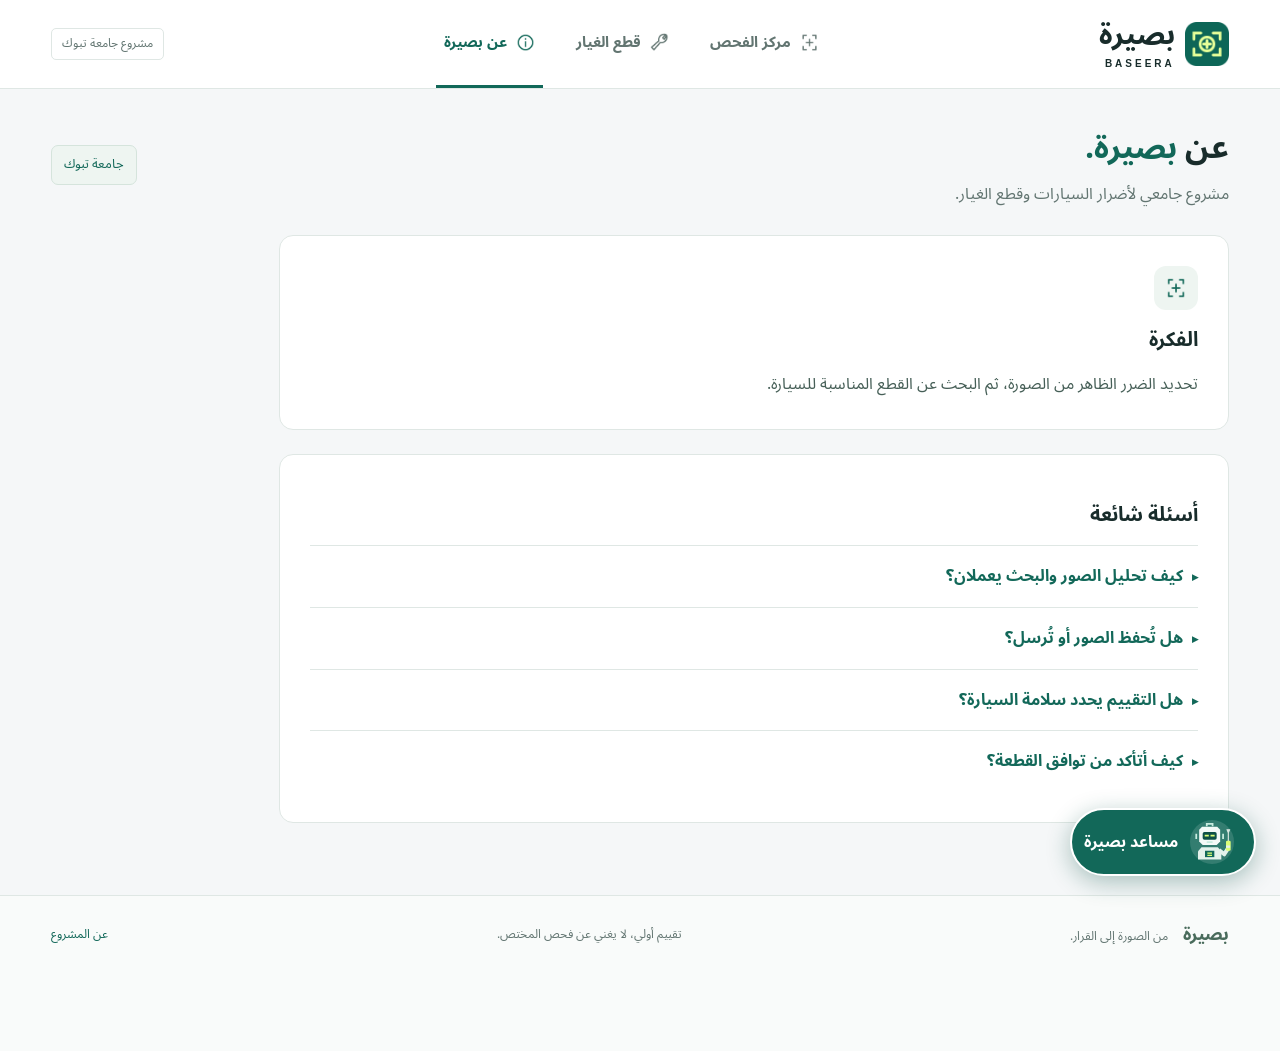
<file: about.html>
<!DOCTYPE html>
<html lang="ar" dir="rtl">
<head>
  <!-- ترميز العربية، عرض الجوال، عنوان الصفحة والتنسيق -->
  <meta charset="UTF-8">
  <meta name="viewport" content="width=device-width, initial-scale=1">
  <title>عن المشروع | بصيرة</title>
  <link rel="stylesheet" href="assets/style.css">
</head>
<body>
  <!-- الهيدر: الشعار وروابط الصفحات -->
  <div class="header">
    <div class="container header-row">
      <a class="logo" href="index.html">
        <img src="assets/images/logo.png" alt="">
        <span><b>بصيرة</b><span lang="en" class="logo-english">BASEERA</span></span>
      </a>
      <div class="menu">
        <a href="index.html" >
          <img class="icon" src="assets/images/inspection.png" alt="">
          <span>مركز الفحص</span>
        </a>
        <a href="parts.html" >
          <img class="icon" src="assets/images/parts.png" alt="">
          <span>قطع الغيار</span>
        </a>
        <a href="about.html" class="active">
          <img class="icon" src="assets/images/about-green.png" alt="">
          <span>عن بصيرة</span>
        </a>
      </div>
      <span class="university">مشروع جامعة تبوك</span>
    </div>
  </div>

  <div class="container main">
    <!-- عنوان الصفحة والوصف -->
    <div class="page-heading">
      <div>
        <h1>عن <span>بصيرة.</span></h1>
        <p class="page-description">مشروع جامعي لأضرار السيارات وقطع الغيار.</p>
      </div>
      <span class="info-badge">جامعة تبوك</span>
    </div>
    <!-- فكرة المشروع -->
    <div class="box about-box">
      <span class="icon-box"> <img class="icon" src="assets/images/inspection-green.png" alt=""> </span>
      <h2>الفكرة</h2>
      <p>تحديد الضرر الظاهر من الصورة، ثم البحث عن القطع المناسبة للسيارة.</p>
    </div>
    <!-- أسئلة شائعة: اضغط السؤال لفتح الإجابة -->
    <div class="box about-box">
      <h2>أسئلة شائعة</h2>
      <details class="question">
        <summary class="question-title">كيف تحليل الصور والبحث يعملان؟</summary>
        <p></p>
      </details>
      <details class="question">
        <summary class="question-title">هل تُحفظ الصور أو تُرسل؟</summary>
        <p>لا.</p>
      </details>
      <details class="question">
        <summary class="question-title">هل التقييم يحدد سلامة السيارة؟</summary>
        <p>لا, تحديد سلامة السيارة يحتاج فحصًا لدى مختص.</p>
      </details>
      <details class="question">
        <summary class="question-title">كيف أتأكد من توافق القطعة؟</summary>
        <p>راجع رقم القطعة والطراز والسنة مع البائع قبل الشراء.</p>
      </details>
    </div>
  </div>

  <!-- الفوتر والمساعد -->
  <div class="footer">
    <div class="container footer-row">
      <p><b>بصيرة</b> <span>من الصورة إلى القرار.</span></p>
      <p>تقييم أولي، لا يغني عن فحص المختص.</p>
      <a href="about.html">عن المشروع</a>
    </div>
  </div>

  <!-- details وsummary يفتحان المساعد ويغلقانه دون كود إضافي -->
  <details class="chat">
    <summary class="chat-button" aria-label="فتح أو إغلاق مساعد بصيرة">
      <span class="chat-symbol"><img src="assets/images/robot.svg" alt=""></span>
      <span class="chat-open-label">مساعد بصيرة</span>
      <span class="chat-close-label">إغلاق المحادثة</span>
    </summary>
    <!-- الخدمة الخارجية تفهم الرسالة؛ الموقع يعرض الرد فقط. -->
    <div class="chat-window">
      <div class="chat-heading">
        <span class="chat-symbol"><img src="assets/images/robot.svg" alt=""></span>
        <div>
          <h2>مساعد بصيرة <span class="ai-label" lang="en">AI</span></h2>
          <p>مساعدك في البحث عن قطع الغيار</p>
        </div>
        <button id="chat-reset" class="chat-reset" type="button">محادثة جديدة</button>
      </div>
      <div class="chat-body" id="chat-messages" role="log" aria-live="polite" aria-label="رسائل المحادثة">
        <p class="chat-message chat-assistant">حياك في بصيرة. وش القطعة اللي تبحث عنها؟</p>
      </div>
      <p id="chat-loading" class="loading" role="status">جاري معالجة طلبك، انتظر رد المساعد…</p>
      <form id="chat-form" hx-post="/search/chat" hx-target="#chat-messages"
            hx-swap="beforeend scroll:#chat-messages:bottom" hx-indicator="#chat-loading"
            hx-disabled-elt="find button, find textarea, #chat-reset">
        <label class="message-label" for="chat-message">رسالتك للمساعد</label>
        <div class="chat-input">
          <textarea id="chat-message" name="message" rows="2" maxlength="2000" required placeholder="اكتب رسالتك هنا…"></textarea>
          <button class="send-button" type="submit">إرسال</button>
        </div>
      </form>
      <p class="chat-note"><a href="parts.html">البحث عن قطع الغيار</a></p>
    </div>
  </details>

  <!-- مكتبة الطلبات، ثم الكود الصغير الذي يعرض رسالة المستخدم -->
  <script src="assets/vendor/htmx.min.js"></script>
  <script src="assets/chat.js"></script>
</body>
</html>
</file>
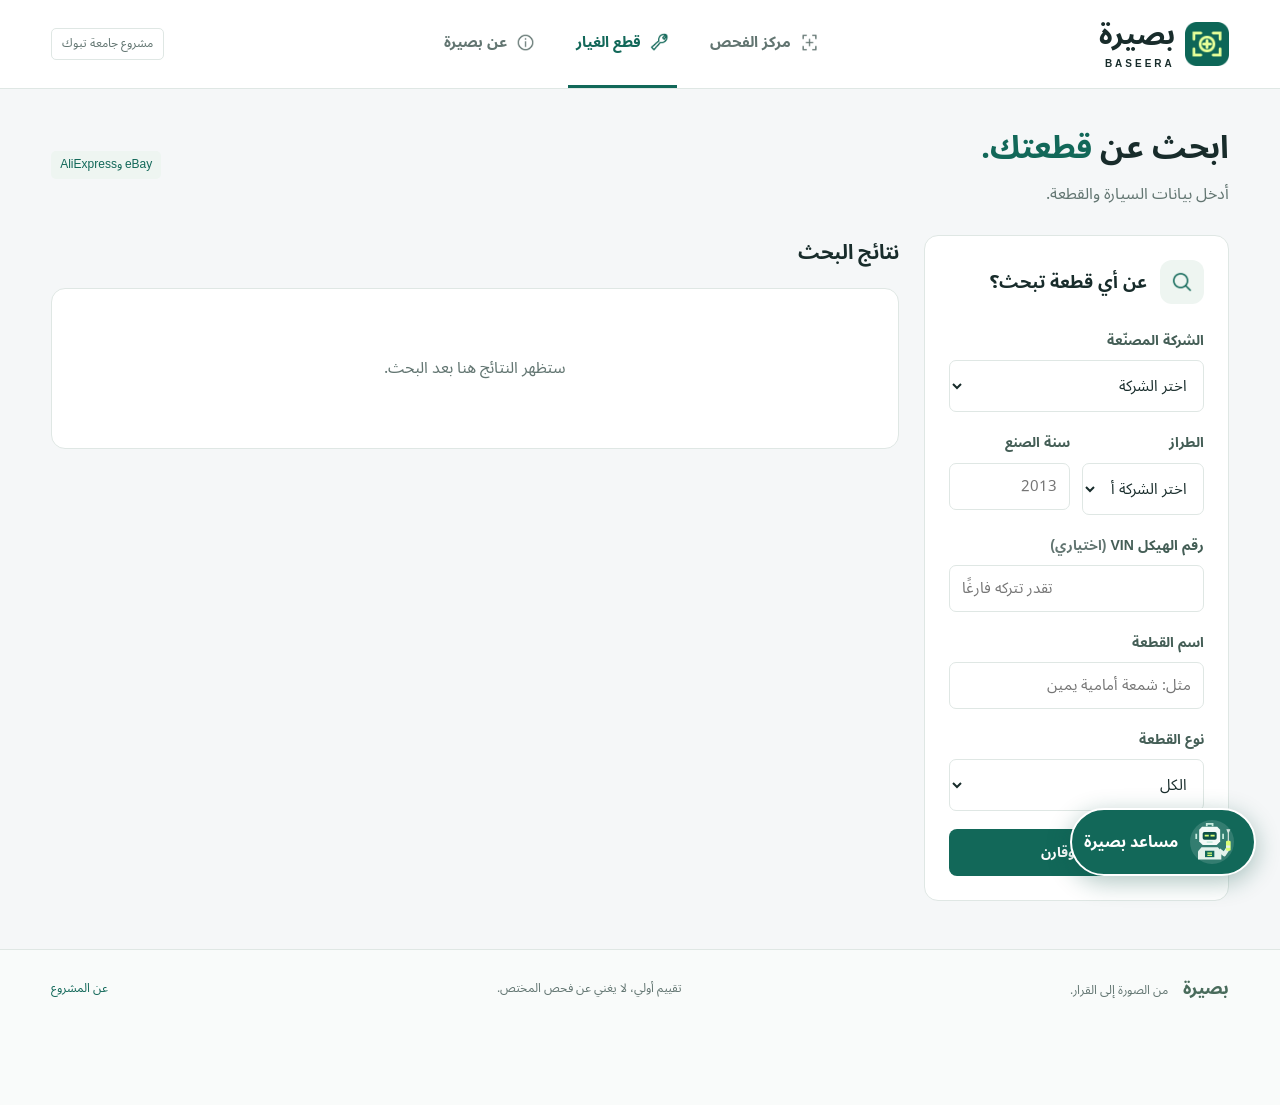
<file: parts.html>
<!DOCTYPE html>
<html lang="ar" dir="rtl">
<head>
  <!-- ترميز العربية، عرض الجوال، عنوان الصفحة والتنسيق -->
  <meta charset="UTF-8">
  <meta name="viewport" content="width=device-width, initial-scale=1">
  <title>قطع الغيار | بصيرة</title>
  <link rel="stylesheet" href="assets/style.css">
</head>
<body>
  <!-- الهيدر: الشعار وروابط الصفحات -->
  <div class="header">
    <div class="container header-row">
      <a class="logo" href="index.html">
        <img src="assets/images/logo.png" alt="">
        <span><b>بصيرة</b><span lang="en" class="logo-english">BASEERA</span></span>
      </a>
      <div class="menu">
        <a href="index.html" >
          <img class="icon" src="assets/images/inspection.png" alt="">
          <span>مركز الفحص</span>
        </a>
        <a href="parts.html" class="active">
          <img class="icon" src="assets/images/parts-green.png" alt="">
          <span>قطع الغيار</span>
        </a>
        <a href="about.html" >
          <img class="icon" src="assets/images/about.png" alt="">
          <span>عن بصيرة</span>
        </a>
      </div>
      <span class="university">مشروع جامعة تبوك</span>
    </div>
  </div>

  <div class="container main">
    <!-- عنوان الصفحة والوصف -->
    <div class="page-heading">
      <div>
        <h1>ابحث عن <span>قطعتك.</span></h1>
        <p class="page-description">أدخل بيانات السيارة والقطعة.</p>
      </div>
      <span class="badge">eBay وAliExpress</span>
    </div>
    <div class="parts-layout">
      <!-- نموذج البحث: name هو اسم المعلومة المرسلة إلى Python -->
      <form class="box search-form" id="search-form" method="post" action="/search/products"
            hx-post="/search/products" hx-target="#search-results"
            hx-indicator="#parts-loading" hx-disabled-elt="find button">
        <div class="section-heading">
          <span class="icon-box"> <img class="icon" src="assets/images/search.png" alt=""> </span>
          <h2>عن أي قطعة تبحث؟</h2>
        </div>
        <div class="field">
          <label for="car-make">الشركة المصنّعة</label>
          <select id="car-make" name="make" required hx-get="/models" hx-target="#car-model"
                  hx-disabled-elt="#car-make, #car-model, #search-form button">
            <option value="">اختر الشركة</option>
            <option value="Toyota">تويوتا · Toyota</option>
            <option value="Hyundai">هيونداي · Hyundai</option>
            <option value="Kia">كيا · Kia</option>
            <option value="Nissan">نيسان · Nissan</option>
            <option value="Ford">فورد · Ford</option>
            <option value="GMC">جمس · GMC</option>
          </select>
        </div>
        <div class="field-row">
          <div class="field">
            <label for="car-model">الطراز</label>
            <select id="car-model" name="model" required>
              <option value="">اختر الشركة أول  </option>
            </select>
          </div>
          <div class="field">
            <label for="car-year">سنة الصنع</label>
            <input id="car-year" name="year" type="number" min="1970" placeholder="2013" required>
          </div>
        </div>
        <div class="field">
          <label for="car-vin">رقم الهيكل VIN <span class="gray-text">(اختياري)</span></label>
          <input id="car-vin" name="vin" dir="ltr" placeholder="تقدر تتركه فارغًا">
        </div>
        <div class="field">
          <label for="part-name">اسم القطعة</label>
          <input id="part-name" name="partName" placeholder="مثل: شمعة أمامية يمين" required>
        </div>
        <div class="field">
          <label for="part-type">نوع القطعة</label>
          <select id="part-type" name="partType">
            <option value="any">الكل</option>
            <option value="original">أصلي</option>
            <option value="aftermarket">تجاري</option>
          </select>
        </div>
        <button class="button" type="submit">ابحث وقارن</button>
        <p class="loading" id="parts-loading" role="status">جاري البحث عن القطع…</p>
      </form>
      <!-- نتائج البحث القادمة من خدمة n8n -->
      <div class="results">
        <h2 class="results-heading">نتائج البحث</h2>
        <div id="search-results" aria-live="polite">
          <div class="box empty-results">ستظهر النتائج هنا بعد البحث.</div>
        </div>
      </div>
    </div>
  </div>

  <!-- الفوتر والمساعد -->
  <div class="footer">
    <div class="container footer-row">
      <p><b>بصيرة</b> <span>من الصورة إلى القرار.</span></p>
      <p>تقييم أولي، لا يغني عن فحص المختص.</p>
      <a href="about.html">عن المشروع</a>
    </div>
  </div>

  <!-- details وsummary يفتحان المساعد ويغلقانه دون كود إضافي -->
  <details class="chat">
    <summary class="chat-button" aria-label="فتح أو إغلاق مساعد بصيرة">
      <span class="chat-symbol"><img src="assets/images/robot.svg" alt=""></span>
      <span class="chat-open-label">مساعد بصيرة</span>
      <span class="chat-close-label">إغلاق المحادثة</span>
    </summary>
    <!-- الخدمة الخارجية تفهم الرسالة؛ الموقع يعرض الرد فقط. -->
    <div class="chat-window">
      <div class="chat-heading">
        <span class="chat-symbol"><img src="assets/images/robot.svg" alt=""></span>
        <div>
          <h2>مساعد بصيرة <span class="ai-label" lang="en">AI</span></h2>
          <p>مساعدك في البحث عن قطع الغيار</p>
        </div>
        <button id="chat-reset" class="chat-reset" type="button">محادثة جديدة</button>
      </div>
      <div class="chat-body" id="chat-messages" role="log" aria-live="polite" aria-label="رسائل المحادثة">
        <p class="chat-message chat-assistant">حياك في بصيرة. وش القطعة اللي تبحث عنها؟</p>
      </div>
      <p id="chat-loading" class="loading" role="status">جاري معالجة طلبك، انتظر رد المساعد…</p>
      <form id="chat-form" hx-post="/search/chat" hx-target="#chat-messages"
            hx-swap="beforeend scroll:#chat-messages:bottom" hx-indicator="#chat-loading"
            hx-disabled-elt="find button, find textarea, #chat-reset">
        <label class="message-label" for="chat-message">رسالتك للمساعد</label>
        <div class="chat-input">
          <textarea id="chat-message" name="message" rows="2" maxlength="2000" required placeholder="اكتب رسالتك هنا…"></textarea>
          <button class="send-button" type="submit">إرسال</button>
        </div>
      </form>
      <p class="chat-note"><a href="parts.html">البحث عن قطع الغيار</a></p>
    </div>
  </details>

  <!-- مكتبة الطلبات، ثم الكود الصغير الذي يعرض رسالة المستخدم -->
  <script src="assets/vendor/htmx.min.js"></script>
  <script src="assets/chat.js"></script>
</body>
</html>
</file>
<file: assets/style.css>
/* الخطوط المحلية: العادي والعريض */
@font-face {
  font-family: "Baseera";
  src: url("fonts/arabic-regular.ttf") format("truetype");
  font-weight: 400;
  font-display: swap;
}
@font-face {
  font-family: "Baseera";
  src: url("fonts/arabic-bold.ttf") format("truetype");
  font-weight: 700;
  font-display: swap;
}
/* تنسيق عام مشترك بين الصفحات */
* { box-sizing: border-box; }
body {
  margin: 0;
  color: #182c2b;
  background: #f5f7f8;
  font-family: "Baseera", Tahoma, Arial, sans-serif;
  line-height: 1.8;
}
button, input, select, textarea { font: inherit; }
a {
  color: #126859;
  text-decoration: none;
}
a:hover { text-decoration: underline; }
button, .question-title, .chat-button { cursor: pointer; }
button:disabled { cursor: not-allowed; }
h1, h2, h3, p { margin: 0; }
h2 { font-size: 20px; }
h3 { font-size: 16px; }
img { max-width: 100%; }
.icon {
  width: 22px;
  height: 22px;
  flex-shrink: 0;
}
.container {
  width: 92%;
  margin: auto;
  max-width: 1280px;
}
.main {
  min-height: 80vh;
  padding: 32px 0 48px;
}
.gray-text { color: #627571; }
.small-text { font-size: 14px; }
a:focus, button:focus, input:focus, select:focus, textarea:focus, summary:focus {
  outline: 3px solid #409984;
  outline-offset: 4px;
}
/* عنوان الصفحة والشارات */
.page-heading {
  display: flex;
  align-items: center;
  justify-content: space-between;
  gap: 24px;
  margin-bottom: 26px;
}
h1 {
  font-size: 32px;
  line-height: 1.7;
}
h1 span { color: #126859; }
.page-description {
  margin-top: 5px;
  color: #627571;
}
.info-badge {
  padding: 7px 12px;
  border: 1px solid #d5e4dc;
  border-radius: 7px;
  background: #eef5f1;
  color: #126859;
  font-size: 13px;
  white-space: nowrap;
}
.badge {
  display: inline-block;
  font-size: 12px;
  font-weight: 400;
  background: #eef5f1;
  color: #126859;
  padding: 3px 9px;
  border-radius: 5px;
}

/* الصناديق والحقول والأزرار المشتركة */
.box {
  background: #ffffff;
  border: 1px solid #dfe7e4;
  border-radius: 14px;
}
.icon-box {
  width: 44px;
  height: 44px;
  flex-shrink: 0;
  border-radius: 12px;
  background: #eef5f1;
}
.section-heading {
  display: flex;
  align-items: center;
  gap: 13px;
  margin-bottom: 24px;
}
.section-heading h2 { font-size: 18px; }

.field {
  min-width: 0;
  margin-bottom: 18px;
}
.field label {
  display: block;
  font-size: 14px;
  font-weight: 700;
  margin-bottom: 7px;
  color: #445e56;
}
.field input, .field select, .field textarea {
  width: 100%;
  min-height: 47px;
  padding: 8px 12px;
  border: 1px solid #dfe7e4;
  border-radius: 7px;
  color: #182c2b;
  background: white;
  font-size: 15px;
}
.field textarea { resize: vertical; }
/* flex يضع الحقول بجانب بعض، و gap يحدد المسافة بينها. */
.field-row {
  display: flex;
  gap: 12px;
}
.field-row .field { flex: 1; }
.note {
  color: #627571;
  font-size: 13px;
  line-height: 1.9;
  margin-top: 12px;
}
.button {
  width: 100%;
  background: #126859;
  color: white;
  display: inline-flex;
  align-items: center;
  justify-content: center;
  gap: 9px;
  min-height: 46px;
  padding: 10px 19px;
  border: 1px solid transparent;
  border-radius: 8px;
  font-size: 14px;
  font-weight: 700;
  text-align: center;
}
.button:hover { text-decoration: none; }
.button:disabled {
  background: #688d83;
  color: white;
}
.result-message { margin-bottom: 14px; color: #126859; }
/* HTMX يظهر رسالة الانتظار أثناء الطلب. */
.loading {
  display: none;
  margin: 12px 0 0;
  padding: 12px;
  color: #126859;
  background: #eef5f1;
  border: 1px solid #cbded4;
  border-radius: 8px;
  font-size: 14px;
  font-weight: bold;
  text-align: center;
}
.loading.htmx-request { display: block; }

/* ترتيب أعمدة الفحص وقطع الغيار */
.inspection-layout, .parts-layout { display: flex; align-items: flex-start; }
.car-form, .search-form { padding: 24px; flex-shrink: 0; }
.inspection-content, .results { min-width: 0; flex: 1; }
/* ترتيب عناصر الهيدر والفوتر */
.header-row, .footer-row {
  display: flex;
  align-items: center;
  justify-content: space-between;
}
/* توسيط الصور داخل صناديقها */
.icon-box, .upload-icon, .chat-symbol, .product-photo {
  display: flex;
  align-items: center;
  justify-content: center;
}

/* الهيدر: الشعار والقائمة */
.header {
  background: #ffffff;
  border-bottom: 1px solid #dfe7e4;
}
.header-row { min-height: 88px; gap: 30px; }
.logo {
  display: flex;
  align-items: center;
  gap: 10px;
  color: #182c2b;
}
.logo:hover { text-decoration: none; }
.logo img {
  width: 44px;
  height: 44px;
}
.logo > span {
  display: flex;
  line-height: 1.2;
  flex-direction: column;
}
.logo b { font-size: 29px; }
.logo-english {
  font-family: Arial, sans-serif;
  font-size: 10px;
  font-weight: 700;
  letter-spacing: 3px;
  margin-top: 6px;
}
.menu {
  display: flex;
  gap: 25px;
}
.menu a {
  display: flex;
  align-items: center;
  gap: 9px;
  min-height: 88px;
  padding: 0 8px;
  color: #627571;
  border-bottom: 3px solid transparent;
  font-size: 15px;
  font-weight: 700;
}
.menu a:hover {
  color: #126859;
  text-decoration: none;
}
.menu a.active {
  color: #126859;
  border-bottom-color: #126859;
}
.menu .icon {
  width: 19px;
  height: 19px;
}
.university {
  color: #627571;
  border: 1px solid #dfe7e4;
  padding: 4px 10px;
  border-radius: 5px;
  font-size: 12px;
  white-space: nowrap;
}
/* الفوتر: أسفل كل صفحة */
.footer {
  border-top: 1px solid #dfe7e4;
  background: #f9fbfa;
  color: #627571;
  padding: 22px 0 100px;
  font-size: 12px;
}
.footer-row {
  gap: 20px;
}
.footer-row b {
  font-size: 18px;
  color: #496b5b;
  margin-left: 12px;
}

/* بيانات السيارة والصورة في صفحة واحدة. */
.inspection-layout { gap: 24px; }
.car-form { width: 320px; }
.car-form .field:last-child { margin-bottom: 0; }

.upload-box { padding: 24px; }
.upload-area {
  border: 2px dashed #b7cec5;
  border-radius: 13px;
  background: #f6fbf8;
  padding: 20px;
  text-align: center;
}
.upload-label {
  display: flex;
  flex-direction: column;
  align-items: center;
  cursor: pointer;
  padding: 4px 0 12px;
}
.upload-icon {
  width: 64px;
  height: 64px;
  margin-bottom: 12px;
  border-radius: 18px;
  background: #e4f1eb;
}
.upload-icon .icon { width: 32px; height: 32px; }
.upload-label b { font-size: 20px; }
.file-types { margin-top: 5px; color: #627571; font: 12px Arial, sans-serif; }
.file-input {
  display: block;
  width: 100%;
  max-width: 430px;
  margin: 7px auto 0;
  padding: 6px;
  border: 1px solid #cbded4;
  border-radius: 8px;
  background: white;
  color: #4a665c;
  font-size: 13px;
}
.analyze-button { display: flex; margin-top: 18px; }
/* شدة الضرر والقطع تظهران أسفل الصورة، دون صفحة تقرير منفصلة. */
.damage-result { margin-top: 20px; padding: 24px; }
.damage-result .section-heading { margin-bottom: 18px; }
.damage-image { display: block; width: 100%; max-height: 480px; object-fit: contain; border-radius: 10px; background: #eef5f1; }
.damage-level { margin-top: 16px; padding: 12px; border-radius: 8px; background: #eef5f1; color: #126859; }
.damage-table { overflow-x: auto; margin-top: 12px; }
.damage-table table { width: 100%; border-collapse: collapse; font-size: 14px; }
.damage-table th, .damage-table td { padding: 10px 8px; text-align: right; border-bottom: 1px solid #dfe7e4; }
.damage-table th { color: #627571; }
.damage-table input { accent-color: #126859; }
#all-parts-form { margin-top: 24px; }
.part-results { margin-top: 24px; padding: 24px; }
.part-results h2 { margin-bottom: 16px; }
.retry-button { margin-top: 16px; padding: 8px 16px; border: 1px solid #cbded4; border-radius: 8px; background: #eef5f1; color: #126859; }
.connection-error { margin-top: 12px; color: #a63131; font-size: 14px; }

/* صفحة قطع الغيار: النموذج والنتائج */
.parts-layout {
  gap: 25px;
}
.search-form {
  width: 305px;
}

.results-heading { margin-bottom: 17px; }
/* فلتر المتاجر: اختيار واحد، دون طلب جديد أو JavaScript. */
.store-results { border: 0; padding: 0; margin: 0; min-width: 0; }
.store-results legend { padding: 0; margin-bottom: 8px; color: #627571; font-size: 13px; }
.store-choice { position: absolute; opacity: 0; width: 1px; height: 1px; }
.store-tab {
  display: inline-block;
  margin: 0 0 18px 6px;
  padding: 7px 18px;
  border: 1px solid #cbded4;
  border-radius: 8px;
  background: white;
  color: #126859;
  cursor: pointer;
  font-size: 14px;
}
.store-choice:checked + .store-tab { background: #126859; color: white; border-color: #126859; }
.store-choice:focus-visible + .store-tab { outline: 3px solid #409984; outline-offset: 3px; }
.store-choice:disabled + .store-tab { opacity: 0.45; cursor: not-allowed; }
.store-ebay:checked ~ .products .product:not([data-store="eBay"]),
.store-aliexpress:checked ~ .products .product:not([data-store="AliExpress"]) { display: none; }
/* بطاقات المنتجات وترشيح الخدمة */
.products { display: flex; gap: 17px; flex-wrap: wrap; }
.product {
  display: flex;
  flex-direction: column;
  width: calc(50% - 9px);
  padding: 20px;
  border: 2px solid #dfe7e4;
  border-radius: 12px;
  background: white;
  overflow-wrap: anywhere;
}
.product.best-pick { border-color: #126859; background: #f0f8f3; }
.best-badge { margin-bottom: 14px; padding: 7px 10px; border-radius: 6px; background: #126859; color: white; font-size: 12px; }
.product-heading { display: flex; align-items: center; justify-content: space-between; flex-wrap: wrap; gap: 8px; }
.store-name { padding: 3px 8px; border-radius: 5px; background: #eef3fa; color: #235c9f; font: bold 18px Arial, sans-serif; direction: ltr; }
.store-name.aliexpress { background: #fff0e9; color: #af3408; }
.condition { color: #526e59; font-size: 12px; }
.product-name { margin: 16px 0 10px; font-size: 14px; }
.part-type { align-self: flex-start; margin-bottom: 12px; padding: 3px 9px; border-radius: 5px; background: #e7efea; color: #365d4b; font-size: 12px; }
.price { display: flex; align-items: baseline; flex-wrap: wrap; gap: 10px; }
.price b { font-size: 25px; color: #126859; }
.price > span { font-size: 12px; color: #627571; }
.shipping { display: flex; justify-content: space-between; gap: 12px; margin-top: 14px; font-size: 13px; }
.shipping span { color: #627571; }
.shipping b { text-align: left; font-weight: normal; }
.results-note { color: #627571; font-size: 13px; margin-top: 18px; }
.empty-results { padding: 65px 28px; text-align: center; color: #627571; }
.product-photo {
  height: 170px;
  margin-top: 16px;
  border-radius: 9px;
  background: white;
  color: #627571;
  font-size: 13px;
  overflow: hidden;
}
.product-image { width: 100%; height: 100%; object-fit: contain; }
.product-number { color: #627571; font-size: 12px; margin: 16px 0 12px; }
.product > .button { margin-top: auto; }

/* صفحة عن المشروع والأسئلة */
.about-box {
  padding: 30px;
  margin-bottom: 24px;
  max-width: 950px;
}
.about-box > h2 { margin: 12px 0; }
.about-box > p {
  margin-top: 12px;
  color: #465f57;
}
.question {
  border-top: 1px solid #dfe7e4;
  padding: 16px 0;
}
.question-title {
  color: #126859;
  font-weight: 700;
}
.question p {
  color: #627571;
  margin-top: 12px;
  font-size: 15px;
}
/* سهم السؤال يتغير عند فتح الإجابة. */
.question-title { display: block; }
.question-title::before {
  content: "▸";
  display: inline-block;
  width: 15px;
  font-size: 12px;
}
.question[open] .question-title::before { content: "▾"; }

/* زر المساعد بألوان الموقع. */
.chat {
  position: fixed;
  right: 24px;
  bottom: 24px;
  z-index: 50;
}
.chat-button {
  display: flex;
  align-items: center;
  gap: 12px;
  padding: 10px 20px 10px 12px;
  min-height: 68px;
  background: #126859;
  color: white;
  border: 2px solid white;
  border-radius: 36px;
  font-size: 16px;
  font-weight: 700;
  box-shadow: 0 6px 24px #0d514555;
}
.chat-button:hover { background: #0d5145; }
.chat-button::-webkit-details-marker { display: none; }
.chat-symbol {
  width: 44px;
  height: 44px;
  flex-shrink: 0;
  border-radius: 50%;
  background: #ffffff24;
}
.chat-symbol img { width: 42px; height: 42px; }
.chat-close-label { display: none; }
.chat[open] .chat-open-label { display: none; }
.chat[open] .chat-close-label { display: inline; }
/* نافذة المحادثة؛ الرسائل تتمرر داخلها فقط. */
.chat-window {
  position: absolute;
  display: flex;
  flex-direction: column;
  right: 0;
  bottom: 84px;
  width: 520px;
  height: 78vh;
  max-height: calc(100dvh - 132px);
  overflow: hidden;
  background: #f2f7f4;
  border: 1px solid #cbded4;
  border-radius: 17px;
  box-shadow: 0 15px 55px #244e4330;
}
.chat-heading {
  display: flex;
  align-items: center;
  gap: 12px;
  padding: 16px 18px;
  background: #0d5145;
  color: white;
}
.chat-heading h2 { font-size: 18px; }
.chat-heading p { font-size: 12px; color: #dceee5; }
.ai-label { font: bold 10px Arial, sans-serif; background: #dbff77; color: #0d5145; padding: 3px 5px; border-radius: 4px; }
.chat-body {
  display: flex;
  flex-direction: column;
  flex: 1;
  min-height: 0;
  padding: 18px;
  overflow-y: auto;
  overscroll-behavior: contain;
}
.chat-heading, #chat-form, .chat-note { flex-shrink: 0; }
.chat-message {
  flex-shrink: 0;
  max-width: 90%;
  margin: 0 0 16px;
  padding: 13px;
  border: 1px solid #d6e5dc;
  border-radius: 12px 0 12px 12px;
  background: white;
  color: #244e43;
  font-size: 14px;
  overflow-wrap: anywhere;
}
.chat-assistant { align-self: flex-end; border-radius: 0 12px 12px 12px; }
/* خانة الكتابة وزر الإرسال. */
.message-label { display: block; margin: 0 16px 4px; color: #627571; font-size: 12px; }
.chat-input {
  display: flex;
  align-items: center;
  gap: 8px;
  margin: 0 16px;
  padding: 8px;
  border: 1px solid #b7cfc1;
  border-radius: 10px;
  background: white;
}
.chat-input textarea {
  border: 0;
  resize: vertical;
  min-width: 0;
  max-height: 130px;
  flex: 1;
  padding: 5px;
  font-size: 16px;
  color: #182c2b;
  background: white;
}
.send-button {
  min-width: 58px;
  min-height: 44px;
  border: 0;
  border-radius: 8px;
  background: #126859;
  color: white;
  font-size: 14px;
  flex-shrink: 0;
}
.send-button:disabled { background: #688d83; }
.chat-note { padding: 10px 18px 14px; color: #627571; font-size: 12px; }
/* حركة خفيفة كل عشر ثوانٍ، دون JavaScript أو مكتبة إضافية. */
.chat-button .chat-symbol img { animation: robot-move 10s ease-in-out infinite; }
@keyframes robot-move {
  0%, 90%, 100% { transform: none; }
  94% { transform: translateY(-3px) rotate(-7deg); }
  97% { transform: rotate(5deg); }
}
@media (prefers-reduced-motion: reduce) {
  .chat-button .chat-symbol img { animation: none; }
}
.chat-user { align-self: flex-start; background: #dcefe3; }
.chat-products { flex-shrink: 0; min-width: 0; }

#chat-loading { flex-shrink: 0; margin: 0; padding: 10px 18px; }

/* الشاشات المتوسطة */
@media (max-width: 1000px) {
  .university { display: none; }
  .inspection-layout, .parts-layout { gap: 18px; }
  .upload-box, .car-form, .search-form, .damage-result { padding: 20px; }
  .car-form, .search-form { width: 280px; }
  .product { width: 100%; }
}
/* الجوال: نفس ترتيب الحقول والصورة والنتيجة. */
@media (max-width: 700px) {
  .header-row { flex-wrap: wrap; justify-content: center; padding-top: 17px; gap: 8px; }
  .logo { margin-left: auto; }
  .logo img { width: 36px; height: 36px; }
  .logo b { font-size: 25px; }
  .menu { width: 100%; justify-content: space-between; gap: 4px; }
  .menu a { min-height: 54px; padding: 0 6px; font-size: 13px; gap: 6px; }
  .menu .icon { width: 17px; height: 17px; }
  .main { padding: 24px 0 35px; }
  h1 { font-size: 25px; }
  .page-description { font-size: 14px; }
  .page-heading { align-items: flex-start; flex-wrap: wrap; gap: 12px; margin-bottom: 22px; }
  .info-badge { font-size: 12px; }
  .inspection-layout, .parts-layout { flex-direction: column; }
  .car-form, .inspection-content, .search-form, .results, .damage-level { width: 100%; }
  .inspection-content, .results { flex: auto; }
  .upload-area { padding: 18px 12px; }
  .upload-label b { font-size: 19px; }
  .field input, .field select, .field textarea { font-size: 16px; }
  .about-box { padding: 23px; }
  .footer-row { flex-direction: column; align-items: flex-start; gap: 10px; }
  .chat { right: 12px; bottom: 12px; }
  .chat-window { width: calc(100vw - 24px); max-width: 520px; bottom: 80px; }
  .chat-button { min-height: 64px; padding: 8px 16px 8px 10px; font-size: 15px; }
  .chat-heading { gap: 8px; padding: 12px; flex-wrap: wrap; }
  .chat-heading h2 { font-size: 16px; }
}
/* عرض الجوال الأفقي حتى تبقى خانة الكتابة ظاهرة. */
@media (max-height: 550px) {
  .chat-window { height: calc(100dvh - 116px); max-height: none; }
  .chat-heading { padding: 8px 14px; }
  .chat-note, .message-label { display: none; }
  .chat-input { margin-bottom: 10px; }
  .chat-input textarea { height: 38px; max-height: 38px; }
}
</file>
